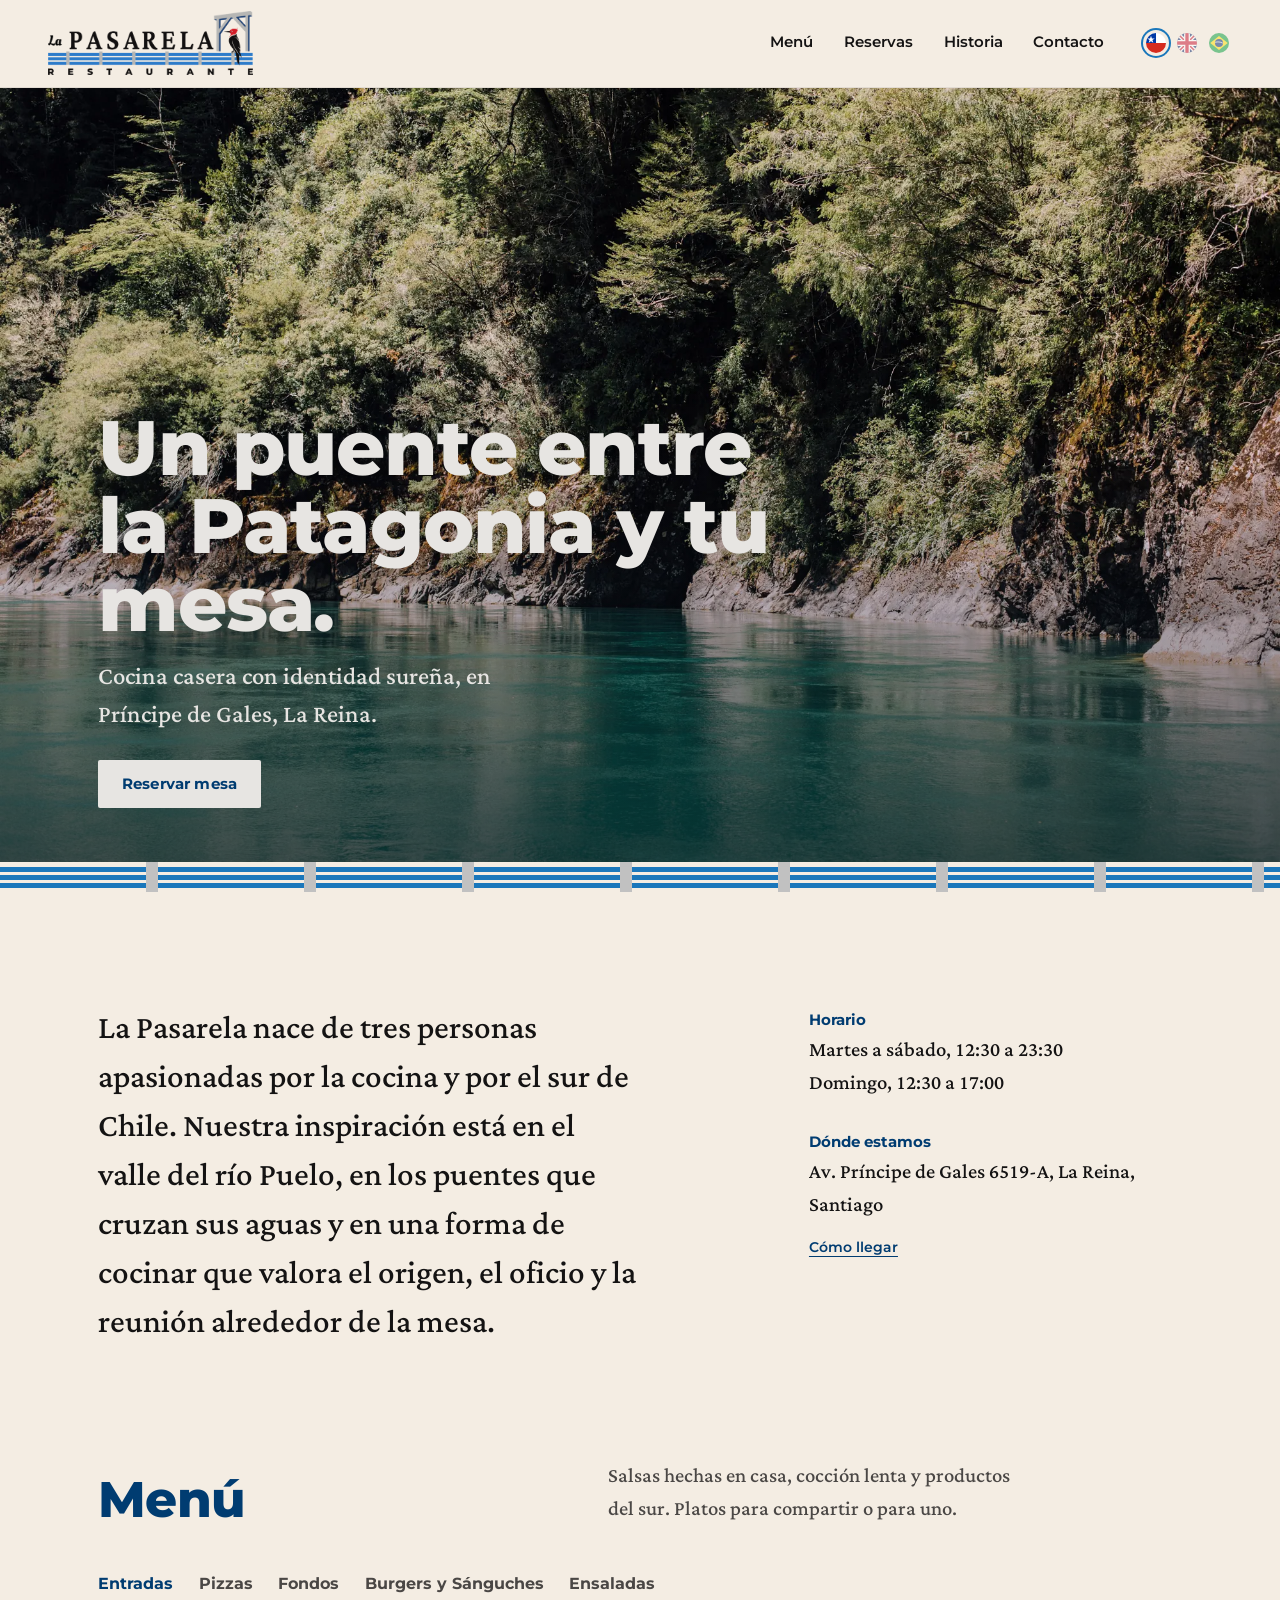
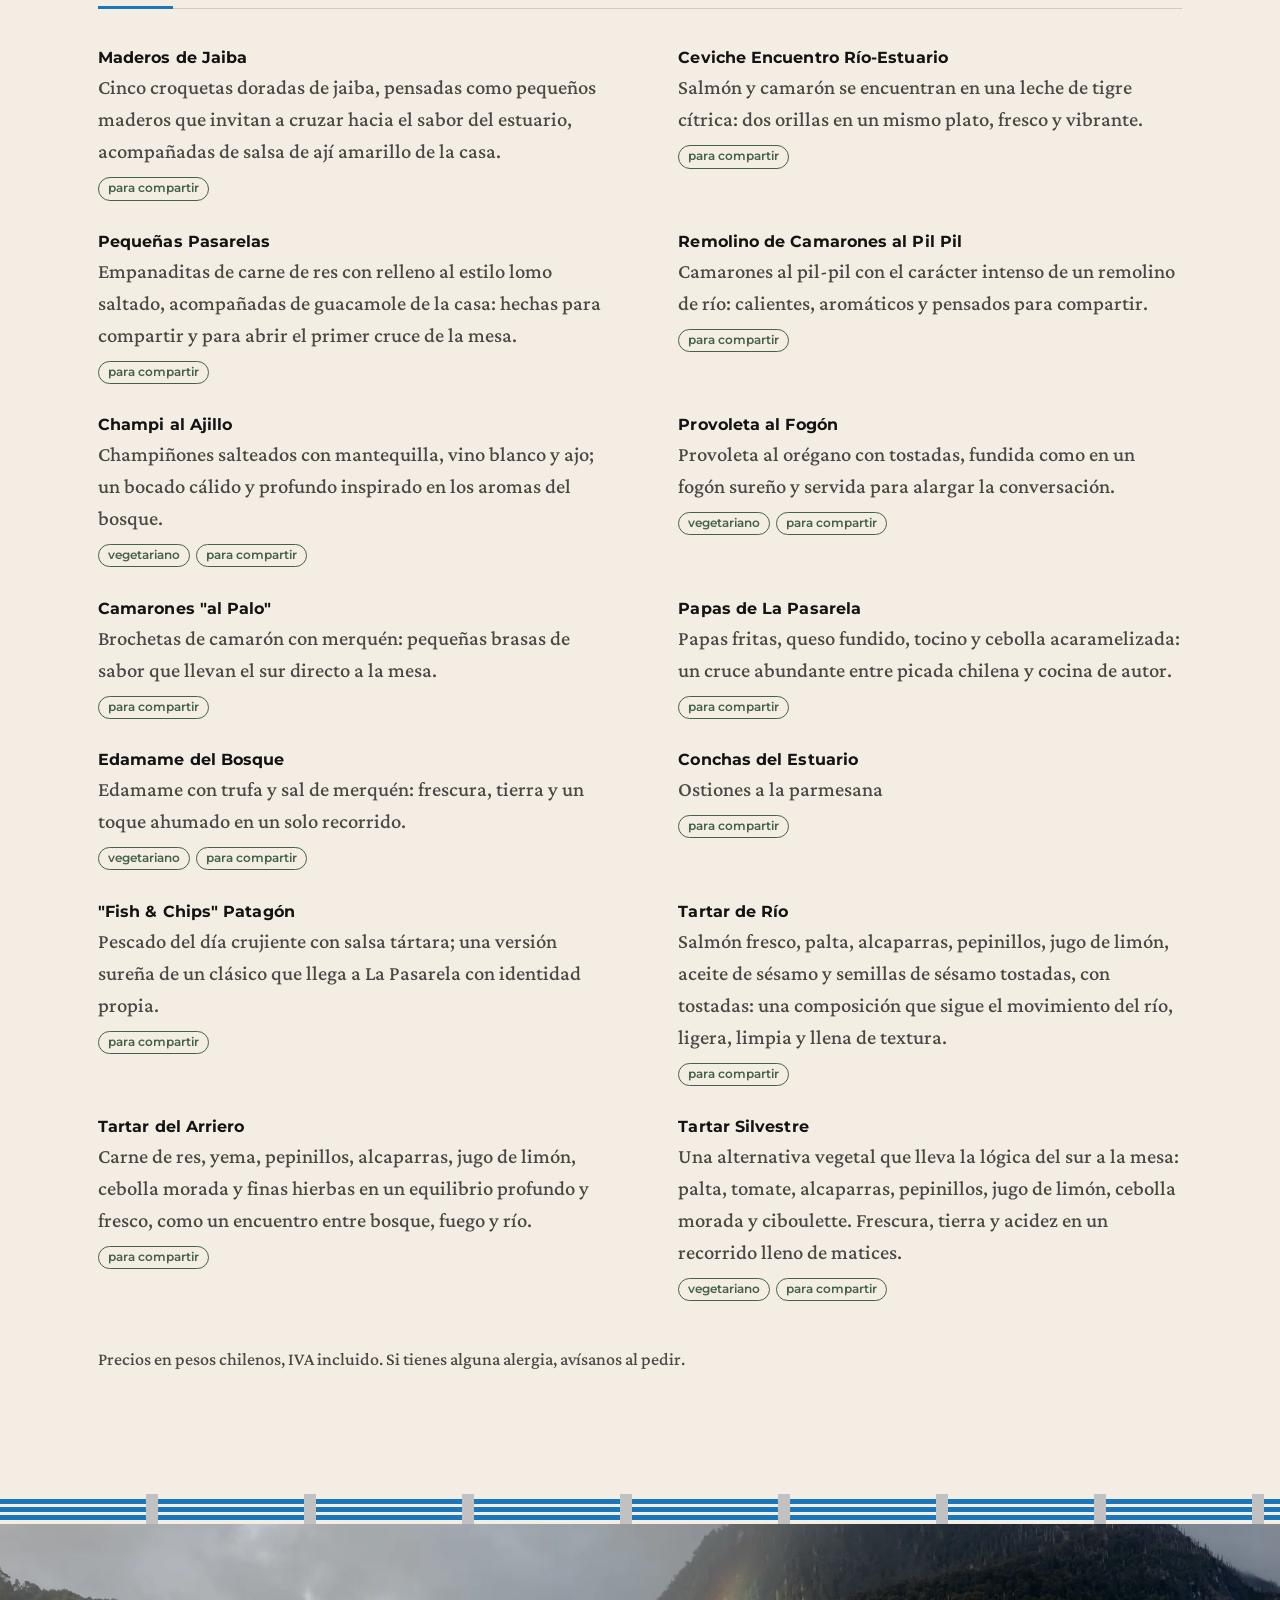
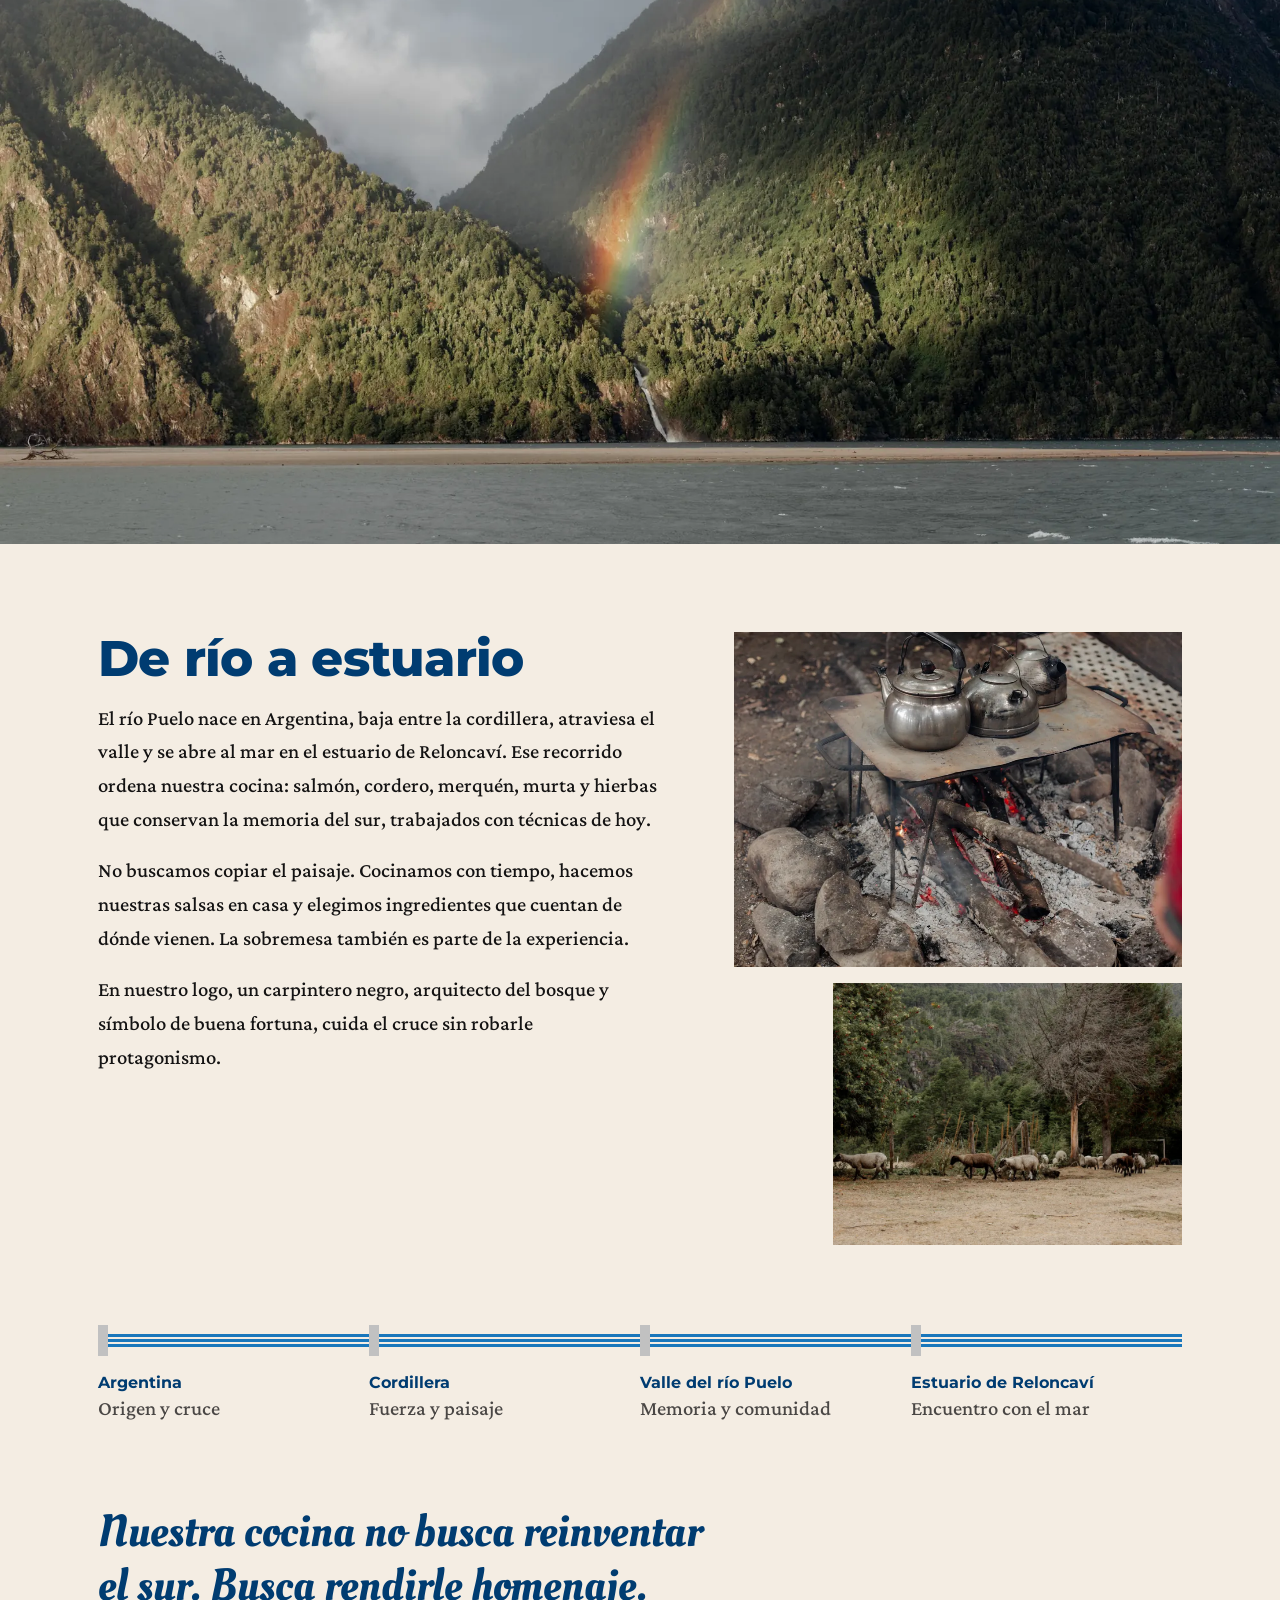
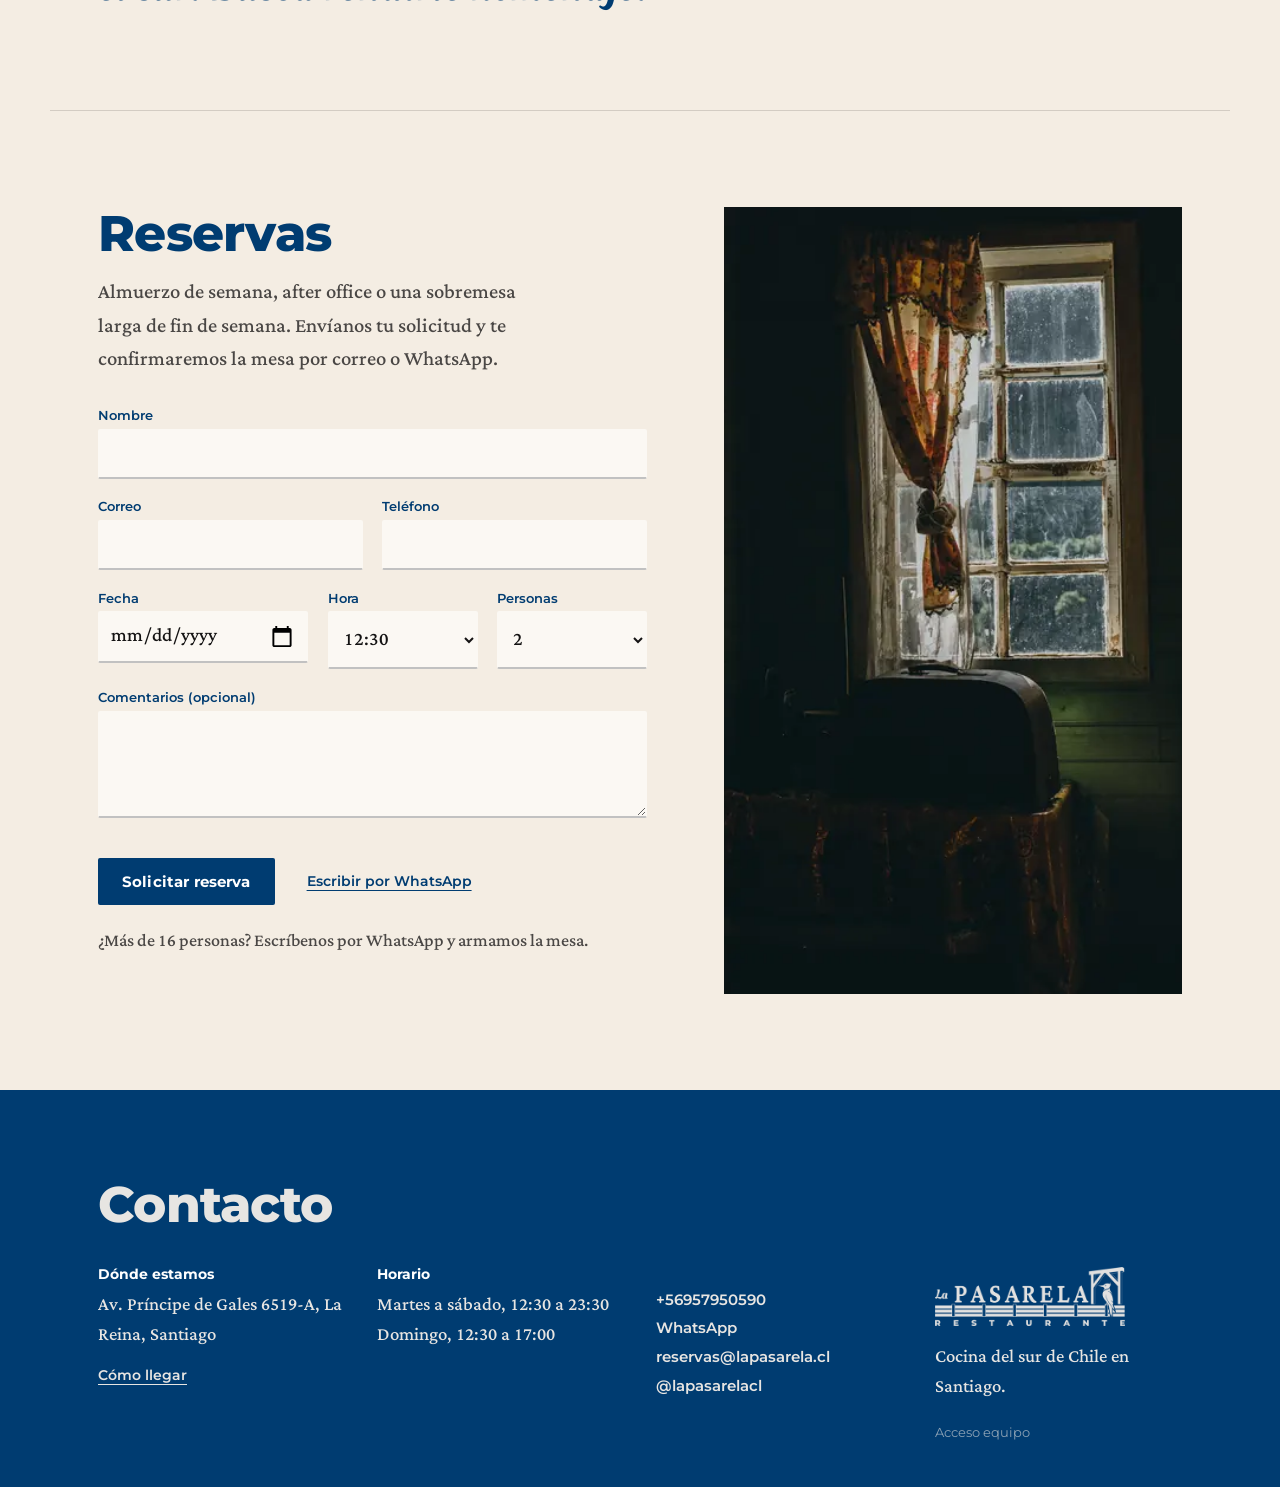
<file: index.html>
<!doctype html>
<html lang="es">
<head>
  <meta charset="utf-8">
  <meta name="viewport" content="width=device-width, initial-scale=1, viewport-fit=cover">
  <title>La Pasarela | Cocina del sur en La Reina, Santiago</title>
  <meta name="description" content="Restaurante de cocina casera con identidad patagónica, inspirado en el valle del río Puelo. Av. Príncipe de Gales 6519-A, La Reina. Carta y reservas.">
  <meta name="theme-color" content="#E7E5E2">
  <link rel="icon" type="image/png" href="/assets/img/favicon.png">
  <link rel="apple-touch-icon" href="/assets/img/favicon.png">
  <link rel="alternate" hreflang="es" href="https://www.lapasarela.cl/">
  <link rel="alternate" hreflang="en" href="https://www.lapasarela.cl/en/">
  <link rel="alternate" hreflang="pt" href="https://www.lapasarela.cl/pt/">
  <link rel="alternate" hreflang="x-default" href="https://www.lapasarela.cl/">
  <meta property="og:type" content="restaurant">
  <meta property="og:title" content="La Pasarela">
  <meta property="og:description" content="Un puente entre la Patagonia y tu mesa. Av. Príncipe de Gales 6519-A, La Reina, Santiago.">
  <meta property="og:image" content="https://www.lapasarela.cl/assets/img/rio-puelo-1000.webp">
  <link rel="preconnect" href="https://fonts.googleapis.com">
  <link rel="preconnect" href="https://fonts.gstatic.com" crossorigin>
  <link href="https://fonts.googleapis.com/css2?family=Lateef:wght@300;400;600&family=Montserrat:wght@500;600;700;800&family=Oleo+Script&display=swap" rel="stylesheet">
  <link rel="stylesheet" href="/assets/css/styles.css">
  <script type="application/ld+json">
  {
    "@context": "https://schema.org",
    "@type": "Restaurant",
    "name": "La Pasarela",
    "url": "https://www.lapasarela.cl/",
    "servesCuisine": ["Chilena", "Patagónica"],
    "address": {
      "@type": "PostalAddress",
      "streetAddress": "Av. Príncipe de Gales 6519-A",
      "addressLocality": "La Reina",
      "addressRegion": "Región Metropolitana",
      "addressCountry": "CL"
    },
    "acceptsReservations": "True",
    "menu": "https://www.lapasarela.cl/#menu"
  }
  </script>
</head>
<body>
  <a class="skip" href="#menu">Ir al menú</a>

  <header class="top">
    <a class="brand" href="#inicio" aria-label="La Pasarela, inicio">
      <img src="/assets/img/logo-pasarela.png" alt="La Pasarela Restaurante" width="1100" height="345">
    </a>
    <nav class="nav" aria-label="Principal">
      <a href="#menu" data-t="nav_carta">Menú</a>
      <a href="#reservas" data-t="nav_reservas">Reservas</a>
      <a href="#historia" data-t="nav_historia">Historia</a>
      <a href="#contacto" data-t="nav_contacto">Contacto</a>
    </nav>
    <div class="langs" role="group" aria-label="Idioma / Language / Idioma">
      <button type="button" data-lang="es" lang="es" aria-label="Español" title="Español">
        <svg viewBox="0 0 24 24" aria-hidden="true"><clipPath id="c-es"><circle cx="12" cy="12" r="12"/></clipPath><g clip-path="url(#c-es)"><rect width="24" height="24" fill="#fff"/><rect y="12" width="24" height="12" fill="#D52B1E"/><rect width="12" height="12" fill="#0039A6"/><path d="M6 3.2l1.1 3.3h3.4l-2.8 2 1.1 3.3L6 9.8l-2.8 2 1.1-3.3-2.8-2h3.4z" fill="#fff"/></g></svg>
      </button>
      <button type="button" data-lang="en" lang="en" aria-label="English" title="English">
        <svg viewBox="0 0 24 24" aria-hidden="true"><clipPath id="c-en"><circle cx="12" cy="12" r="12"/></clipPath><g clip-path="url(#c-en)"><rect width="24" height="24" fill="#012169"/><path d="M0 0L24 24M24 0L0 24" stroke="#fff" stroke-width="5"/><path d="M0 0L24 24M24 0L0 24" stroke="#C8102E" stroke-width="1.8"/><path d="M12 0V24M0 12H24" stroke="#fff" stroke-width="7"/><path d="M12 0V24M0 12H24" stroke="#C8102E" stroke-width="4"/></g></svg>
      </button>
      <button type="button" data-lang="pt" lang="pt" aria-label="Português" title="Português">
        <svg viewBox="0 0 24 24" aria-hidden="true"><clipPath id="c-pt"><circle cx="12" cy="12" r="12"/></clipPath><g clip-path="url(#c-pt)"><rect width="24" height="24" fill="#009C3B"/><path d="M12 3.5L22.5 12 12 20.5 1.5 12z" fill="#FFDF00"/><circle cx="12" cy="12" r="4.8" fill="#002776"/><path d="M7.4 11.2c3-.9 6.3-.6 9.1.9" stroke="#fff" stroke-width=".9" fill="none"/></g></svg>
      </button>
    </div>
  </header>

  <main>
    <section class="hero" id="inicio">
      <img class="hero-img" data-img="hero" src="/assets/img/rio-puelo-2000.webp" alt="" fetchpriority="high">
      <div class="hero-copy">
        <h1 data-t="hero_titulo">Un puente entre la Patagonia y tu mesa.</h1>
        <p data-t="hero_bajada">Cocina casera con identidad sureña, en Príncipe de Gales, La Reina.</p>
        <a class="btn btn-light" href="#reservas" data-t="hero_boton">Reservar mesa</a>
      </div>
    </section>
    <div class="railing" aria-hidden="true"></div>

    <section class="intro wrap">
      <p class="lede" data-t="intro"></p>
      <aside class="facts">
        <div>
          <h2 class="facts-h" data-t="horario_titulo">Horario</h2>
          <p class="lines" data-t="horario_texto"></p>
        </div>
        <div>
          <h2 class="facts-h" data-t="direccion_titulo">Dónde estamos</h2>
          <p data-g="direccion">Av. Príncipe de Gales 6519-A, La Reina, Santiago</p>
          <a class="link" data-g-href="maps_url" href="#" target="_blank" rel="noopener" data-t="como_llegar">Cómo llegar</a>
        </div>
      </aside>
    </section>

    <section class="carta wrap" id="menu" aria-labelledby="carta-h">
      <div class="section-head">
        <h2 id="carta-h" data-t="carta_titulo">Carta</h2>
        <p data-t="carta_intro"></p>
      </div>
      <div class="tabs" role="tablist" aria-labelledby="carta-h"></div>
      <div class="panels"></div>
      <p class="carta-nota" data-t="carta_nota"></p>
    </section>

    <div class="railing" aria-hidden="true"></div>

    <section class="historia" id="historia" aria-labelledby="historia-h">
      <figure class="historia-wide">
        <img data-img="historia_1" src="/assets/img/cordillera-puelo-2000.webp" alt="Valle del río Puelo" loading="lazy">
      </figure>
      <div class="wrap historia-grid">
        <div class="historia-text">
          <h2 id="historia-h" data-t="historia_titulo">De río a estuario</h2>
          <div class="prose" data-t-paras="historia_texto"></div>
        </div>
        <div class="historia-photos">
          <img data-img="historia_2" src="/assets/img/fogon-1000.webp" alt="Teteras sobre un fogón en el valle del Puelo" loading="lazy">
          <img data-img="historia_3" src="/assets/img/ovejas-valle-1000.webp" alt="Ovejas en el valle del Puelo" loading="lazy">
        </div>
      </div>
      <div class="wrap">
        <ol class="route" aria-label="Recorrido del río Puelo"></ol>
        <blockquote class="quote"><p data-t="historia_cita"></p></blockquote>
      </div>
    </section>

    <section class="reservas wrap" id="reservas" aria-labelledby="reservas-h">
      <div class="reservas-form">
        <h2 id="reservas-h" data-t="reservas_titulo">Reservas</h2>
        <p data-t="reservas_texto"></p>
        <form id="reserva" novalidate>
          <div class="row">
            <label><span data-t="form_nombre">Nombre</span><input name="nombre" autocomplete="name" required maxlength="80"></label>
          </div>
          <div class="row two">
            <label><span data-t="form_email">Correo</span><input name="email" type="email" autocomplete="email" required maxlength="120"></label>
            <label><span data-t="form_telefono">Teléfono</span><input name="telefono" type="tel" autocomplete="tel" required maxlength="30"></label>
          </div>
          <div class="row three">
            <label><span data-t="form_fecha">Fecha</span><input name="fecha" type="date" required></label>
            <label><span data-t="form_hora">Hora</span><select name="hora" required></select></label>
            <label><span data-t="form_personas">Personas</span><select name="personas" required></select></label>
          </div>
          <div class="row">
            <label><span data-t="form_comentarios">Comentarios</span><textarea name="comentarios" rows="3" maxlength="500"></textarea></label>
          </div>
          <label class="hp" aria-hidden="true">Empresa<input name="empresa" tabindex="-1" autocomplete="off"></label>
          <div class="form-actions">
            <button class="btn" type="submit" data-t="form_enviar">Solicitar reserva</button>
            <a class="link wa" target="_blank" rel="noopener" href="#" data-t="form_whatsapp">Escribir por WhatsApp</a>
          </div>
          <p class="groups" data-t="form_grupos"></p>
          <p class="status" role="status" aria-live="polite"></p>
        </form>
      </div>
      <figure class="reservas-photo">
        <img data-img="reservas" src="/assets/img/ventana-cabana-1000.webp" alt="Ventana de una casa de madera en el sur" loading="lazy">
      </figure>
    </section>
  </main>

  <footer class="foot" id="contacto" aria-labelledby="contacto-h">
    <div class="wrap">
      <h2 id="contacto-h" data-t="contacto_titulo">Contacto</h2>
      <div class="foot-grid">
        <div>
          <h3 class="foot-h" data-t="direccion_titulo">Dónde estamos</h3>
          <p data-g="direccion"></p>
          <a class="foot-link" data-g-href="maps_url" href="#" target="_blank" rel="noopener" data-t="como_llegar">Cómo llegar</a>
        </div>
        <div>
          <h3 class="foot-h" data-t="horario_titulo">Horario</h3>
          <p class="lines" data-t="horario_texto"></p>
        </div>
        <div class="foot-links">
          <a class="tel" href="#" data-g="telefono"></a>
          <a class="wa" href="#" target="_blank" rel="noopener">WhatsApp</a>
          <a class="mail" href="#" data-g="email"></a>
          <a class="ig" href="#" target="_blank" rel="noopener"></a>
        </div>
        <div class="foot-brand">
          <img class="foot-logo" src="/assets/img/logo-perla.png" alt="La Pasarela Restaurante" width="900" height="283">
          <p data-t="footer_texto"></p>
          <a class="team" href="/admin/" data-t="footer_equipo">Acceso equipo</a>
        </div>
      </div>
    </div>
  </footer>

  <script src="/assets/js/app.js"></script>
</body>
</html>
</file>
<file: assets/css/styles.css>
/* La Pasarela — estilos. Colores y tipografías según Manual de Marca v02 */
:root {
  --azul-pasarela: #1A77BB;
  --azul-profundo: #003C71;
  --madera: #AF8B61;
  --perla: #E7E5E2;
  --bosque: #446344;
  --gris-estructura: #C1C1C1;
  --rojo-carpintero: #BB2524;
  --tinta: #141313;

  --papel: #FBF8F3;          /* perla aclarado para superficies de lectura */
  --texto-suave: #4a4745;

  --f-titulo: "Montserrat", "Helvetica Neue", Arial, sans-serif;
  --f-texto: "Lateef", Georgia, "Times New Roman", serif;
  --f-firma: "Oleo Script", Georgia, serif;

  --wrap: 1180px;
  --gut: clamp(1.25rem, 4vw, 3rem);
  box-sizing: border-box;
  padding-top: env(safe-area-inset-top, 0px);
  padding-bottom: env(safe-area-inset-bottom, 0px);
}
*, *::before, *::after { box-sizing: inherit; }
html { scroll-behavior: smooth; scroll-padding-top: calc(84px + env(safe-area-inset-top, 0px)); }
@media (prefers-reduced-motion: reduce) { html { scroll-behavior: auto; } }

body {
  margin: 0;
  background: #F4EDE3;  
  color: var(--tinta);
  font-family: var(--f-texto);
  font-size: 1.6rem;           /* Lateef tiene ojo pequeño: se compensa con tamaño */
  line-height: 1.3;
  -webkit-font-smoothing: antialiased;
  text-rendering: optimizeLegibility;
}
img { max-width: 100%; display: block; }
a { color: inherit; }
:focus-visible { outline: 3px solid var(--azul-pasarela); outline-offset: 3px; }

.wrap { width: 100%; max-width: var(--wrap); margin-inline: auto; padding-inline: var(--gut); }
.skip { position: absolute; left: -9999px; }
.skip:focus { left: 1rem; top: 1rem; z-index: 50; background: var(--tinta); color: var(--perla); padding: .5rem 1rem; }

h1, h2, h3 { font-family: var(--f-titulo); font-weight: 800; letter-spacing: -0.015em; line-height: 1.08; margin: 0; }
h2 { font-size: clamp(2rem, 4.2vw, 3.1rem); color: var(--azul-profundo); }

/* ---------- Encabezado ---------- */
.top {
  position: sticky; top: env(safe-area-inset-top, 0px); z-index: 20;
  display: flex; align-items: center; gap: 1rem clamp(1rem, 3vw, 2.5rem);
  padding: .7rem var(--gut);
  background: #F4EDE3;
  border-bottom: 1px solid rgba(20,19,19,.08);
}
.brand { margin-right: auto; }
.brand img { width: clamp(150px, 16vw, 210px); height: auto; }
.nav { display: flex; align-items: center; gap: clamp(1rem, 2.4vw, 2.2rem); font-family: var(--f-titulo); font-weight: 600; font-size: .92rem; }
.nav a { text-decoration: none; padding-block: .35rem; border-bottom: 2px solid transparent; white-space: nowrap; }
.nav a:hover { border-color: var(--azul-pasarela); }
.langs { display: flex; gap: .35rem; }
.langs button { background: none; border: 0; padding: 3px; cursor: pointer; border-radius: 50%; line-height: 0; opacity: .5; transition: opacity .15s ease; }
.langs button:hover { opacity: .85; }
.langs button[aria-pressed="true"] { opacity: 1; box-shadow: 0 0 0 2px var(--azul-pasarela); }
.langs svg { width: 20px; height: 20px; display: block; }
@media (max-width: 760px) {
  .top { flex-wrap: wrap; row-gap: .4rem; }
  .nav { order: 3; width: 100%; justify-content: space-between; gap: .5rem; font-size: .85rem; }
}

/* ---------- Portada ---------- */
.hero { position: relative; min-height: min(86vh, 820px); display: flex; align-items: flex-end; overflow: hidden; background: #2b4a4a; }
.hero-img { position: absolute; inset: 0; width: 100%; height: 100%; object-fit: cover; object-position: center 40%; }
.hero::after { /* sombra funcional para leer el texto sobre la foto */
  content: ""; position: absolute; inset: 0;
  background: linear-gradient(to top, rgba(10,20,25,.62) 0%, rgba(10,20,25,.18) 42%, rgba(10,20,25,0) 65%);
}
.hero-copy {
  position: relative; z-index: 1; color: var(--perla);
  width: 100%; max-width: var(--wrap); margin-inline: auto;
  padding: 0 var(--gut) clamp(2rem, 6vh, 4rem);
}
.hero h1 { font-size: clamp(2.3rem, 6vw, 5rem); max-width: 14ch; line-height: 1.02; }
.hero-copy p { font-size: clamp(1.7rem, 2.4vw, 2.1rem); line-height: 1.25; margin: .9rem 0 1.6rem; max-width: 40ch; }

/* ---------- La baranda (motivo de marca: tres rieles azules y postes grises) ---------- */
.railing {
  height: 30px;
  background:
    repeating-linear-gradient(90deg, transparent 0 146px, var(--gris-estructura) 146px 158px),
    linear-gradient(var(--azul-pasarela), var(--azul-pasarela)) 0 5px / 100% 5px no-repeat,
    linear-gradient(var(--azul-pasarela), var(--azul-pasarela)) 0 13px / 100% 5px no-repeat,
    linear-gradient(var(--azul-pasarela), var(--azul-pasarela)) 0 21px / 100% 5px no-repeat;
}

/* ---------- Botones y enlaces ---------- */
.btn {
  display: inline-block; cursor: pointer; border: 0; text-decoration: none;
  font: 700 .95rem/1 var(--f-titulo); letter-spacing: .01em;
  padding: 1rem 1.5rem; border-radius: 2px;
  background: var(--azul-profundo); color: #fff;
  transition: background-color .15s ease;
}
.btn:hover { background: var(--azul-pasarela); }
.btn[disabled] { opacity: .6; cursor: progress; }
.btn-light { background: var(--perla); color: var(--azul-profundo); }
.btn-light:hover { background: #fff; }
.link { font-family: var(--f-titulo); font-weight: 600; font-size: .9rem; color: var(--azul-profundo); text-underline-offset: .25em; }

/* ---------- Introducción ---------- */
.intro { display: grid; grid-template-columns: minmax(0, 1.7fr) minmax(0, 1fr); gap: clamp(2rem, 6vw, 6rem); padding-block: clamp(3.5rem, 9vw, 7rem); }
.lede { font-size: clamp(2rem, 3.2vw, 2.7rem); line-height: 1.2; margin: 0; max-width: 34ch; font-weight: 400; }
.facts { display: grid; gap: 1.6rem; align-content: start; padding-top: .5rem; }
.facts p { margin: .35rem 0 .5rem; }
.facts-h { font-size: .95rem; font-weight: 700; color: var(--azul-profundo); letter-spacing: 0; }
.lines { white-space: pre-line; }
@media (max-width: 820px) { .intro { grid-template-columns: 1fr; } }

/* ---------- Carta ---------- */
.carta { padding-bottom: clamp(3.5rem, 8vw, 6rem); }
.section-head { display: grid; grid-template-columns: minmax(0, 1fr) minmax(0, 1.2fr); gap: 2rem; align-items: end; margin-bottom: 2.2rem; }
.section-head p { margin: 0; max-width: 42ch; color: var(--texto-suave); }
@media (max-width: 820px) { .section-head { grid-template-columns: 1fr; gap: .8rem; } }

.tabs { display: flex; flex-wrap: wrap; gap: .3rem 1.6rem; border-bottom: 1px solid rgba(20,19,19,.15); margin-bottom: 2.4rem; }
.tabs button {
  font: 700 1rem/1 var(--f-titulo); background: none; border: 0; cursor: pointer;
  padding: .9rem 0; color: var(--texto-suave); margin-bottom: -1px; border-bottom: 3px solid transparent;
}
.tabs button:hover { color: var(--tinta); }
.tabs button[aria-selected="true"] { color: var(--azul-profundo); border-bottom-color: var(--azul-pasarela); }

.panel-note { margin: -1rem 0 2rem; color: var(--texto-suave); font-style: italic; }
.dishes { display: grid; grid-template-columns: repeat(2, minmax(0, 1fr)); column-gap: clamp(2rem, 6vw, 5rem); row-gap: 1.9rem; }
@media (max-width: 760px) { .dishes { grid-template-columns: 1fr; } }
.dish-head { display: flex; align-items: baseline; gap: .6rem; }
.dish h3 { font-size: 1.02rem; font-weight: 700; letter-spacing: .005em; line-height: 1.3; color: var(--tinta); }
.dish-head .leader { flex: 1; border-bottom: 2px dotted var(--madera); transform: translateY(-.3em); min-width: 1.5rem; }
.dish .price { font-family: var(--f-titulo); font-weight: 600; font-size: .95rem; font-variant-numeric: tabular-nums; white-space: nowrap; }
.dish p { margin: .3rem 0 0; color: var(--texto-suave); max-width: 52ch; line-height: 1.25; }
.tags { display: flex; gap: .4rem; list-style: none; padding: 0; margin: .5rem 0 0; }
.tags li { font: 600 .72rem/1 var(--f-titulo); color: var(--bosque); border: 1px solid var(--bosque); border-radius: 99px; padding: .3rem .55rem; }
.carta-nota { margin-top: 2.8rem; font-size: 1.4rem; color: var(--texto-suave); }

/* ---------- Historia ---------- */
.historia { padding-bottom: clamp(3.5rem, 8vw, 6rem); }
.historia-wide { margin: 0; }
.historia-wide img { width: 100%; height: clamp(260px, 52vw, 620px); object-fit: cover; }
.historia-grid { display: grid; grid-template-columns: minmax(0, 1.25fr) minmax(0, 1fr); gap: clamp(2rem, 6vw, 5rem); padding-top: clamp(3rem, 7vw, 5.5rem); }
.prose p { margin: 1.1rem 0 0; max-width: 58ch; line-height: 1.32; }
.historia-photos { display: grid; gap: 1rem; align-content: start; }
.historia-photos img { width: 100%; aspect-ratio: 4 / 3; object-fit: cover; }
.historia-photos img:last-child { width: 78%; margin-left: auto; }
@media (max-width: 820px) {
  .historia-grid { grid-template-columns: 1fr; }
  .historia-photos { grid-template-columns: 1fr 1fr; }
  .historia-photos img:last-child { width: 100%; }
}

/* Recorrido del río: una baranda con cuatro postes, uno por tramo */
.route {
  list-style: none; margin: clamp(3rem, 7vw, 5rem) 0 0; padding: 0;
  display: grid; grid-template-columns: repeat(4, minmax(0, 1fr));
  position: relative;
}
.route::before {
  content: ""; position: absolute; left: 0; right: 0; top: 9px; height: 13px;
  background:
    linear-gradient(var(--azul-pasarela), var(--azul-pasarela)) 0 0 / 100% 3px no-repeat,
    linear-gradient(var(--azul-pasarela), var(--azul-pasarela)) 0 5px / 100% 3px no-repeat,
    linear-gradient(var(--azul-pasarela), var(--azul-pasarela)) 0 10px / 100% 3px no-repeat;
}
.route li { position: relative; padding-top: 3rem; padding-right: 1rem; }
.route li::before { content: ""; position: absolute; left: 0; top: 0; width: 10px; height: 31px; background: var(--gris-estructura); }
.route strong { display: block; font: 700 1rem/1.25 var(--f-titulo); color: var(--azul-profundo); }
.route span { color: var(--texto-suave); }
@media (max-width: 700px) {
  .route { grid-template-columns: 1fr; gap: 1.6rem; padding-left: 2.4rem; }
  .route::before { top: 0; bottom: 0; left: 0; right: auto; width: 13px; height: auto;
    background:
      linear-gradient(90deg, var(--azul-pasarela), var(--azul-pasarela)) 0 0 / 3px 100% no-repeat,
      linear-gradient(90deg, var(--azul-pasarela), var(--azul-pasarela)) 5px 0 / 3px 100% no-repeat,
      linear-gradient(90deg, var(--azul-pasarela), var(--azul-pasarela)) 10px 0 / 3px 100% no-repeat; }
  .route li { padding-top: 0; }
  .route li::before { left: -2.4rem; top: .35rem; width: 31px; height: 10px; transform: translateX(-9px); }
}

.quote { margin: clamp(3rem, 7vw, 5rem) 0 0; padding: 0; }
.quote p { font-family: var(--f-firma); font-size: clamp(1.8rem, 3.6vw, 2.8rem); line-height: 1.2; color: var(--azul-profundo); margin: 0; max-width: 24ch; }

/* ---------- Reservas ---------- */
.reservas { display: grid; grid-template-columns: minmax(0, 1.2fr) minmax(0, 1fr); gap: clamp(2rem, 6vw, 5rem); padding-block: clamp(3.5rem, 8vw, 6rem); border-top: 1px solid rgba(20,19,19,.15); }
.reservas-form > p { color: var(--texto-suave); max-width: 46ch; margin: 1rem 0 2rem; }
.reservas-photo { margin: 0; }
.reservas-photo img { width: 100%; height: 100%; min-height: 360px; object-fit: cover; }
@media (max-width: 880px) { .reservas { grid-template-columns: 1fr; } .reservas-photo img { min-height: 0; aspect-ratio: 3 / 2; } }

form .row { display: grid; gap: 1.2rem; margin-bottom: 1.3rem; }
form .row.two { grid-template-columns: 1fr 1fr; }
form .row.three { grid-template-columns: 1.4fr 1fr 1fr; }
@media (max-width: 560px) { form .row.two, form .row.three { grid-template-columns: 1fr; } }
form label span { display: block; font: 600 .8rem/1.2 var(--f-titulo); color: var(--azul-profundo); margin-bottom: .35rem; }
form input, form select, form textarea {
  width: 100%; font: inherit; font-size: 1.5rem; line-height: 1.2; color: var(--tinta);
  background: var(--papel); border: 1px solid transparent; border-bottom: 2px solid var(--gris-estructura);
  padding: .55rem .7rem; border-radius: 2px;
}
form input:focus, form select:focus, form textarea:focus { outline: none; border-bottom-color: var(--azul-pasarela); background: #fff; }
form [aria-invalid="true"] { border-bottom-color: var(--rojo-carpintero); }
.hp { position: absolute; left: -9999px; }
.form-actions { display: flex; flex-wrap: wrap; gap: 1.2rem 2rem; align-items: center; margin-top: 1.8rem; }
.groups { font-size: 1.4rem; color: var(--texto-suave); margin: 1.4rem 0 0; }
.status { font-family: var(--f-titulo); font-weight: 600; font-size: .95rem; margin: 1rem 0 0; min-height: 1.4em; }
.status.ok { color: var(--bosque); }
.status.err { color: var(--rojo-carpintero); }

/* ---------- Contacto (pie) ---------- */
.foot { background: var(--azul-profundo); color: var(--perla); padding-block: clamp(3.5rem, 8vw, 5.5rem) calc(2.5rem + env(safe-area-inset-bottom, 0px)); font-size: 1.45rem; }
.foot h2 { color: var(--perla); margin-bottom: 2.2rem; }
.foot-grid { display: grid; grid-template-columns: repeat(4, minmax(0, 1fr)); gap: 2rem; align-items: start; }
.foot-h { font-size: .9rem; font-weight: 700; letter-spacing: 0; margin-bottom: .5rem; color: #fff; }
.foot p { margin: 0 0 .6rem; }
.foot-link { font-family: var(--f-titulo); font-size: .88rem; font-weight: 600; text-underline-offset: .25em; }
.foot-links { display: grid; gap: .6rem; font-family: var(--f-titulo); font-size: .92rem; font-weight: 600; padding-top: 1.5rem; }
.foot-links a { text-decoration: none; }
.foot-links a:hover { text-decoration: underline; }
.foot-logo { width: 190px; height: auto; margin-bottom: 1rem; }
.foot .team { display: inline-block; margin-top: .8rem; font-family: var(--f-titulo); font-size: .8rem; opacity: .6; text-decoration: none; }
.foot .team:hover { opacity: 1; text-decoration: underline; }
@media (max-width: 880px) { .foot-grid { grid-template-columns: 1fr 1fr; } }
@media (max-width: 520px) { .foot-grid { grid-template-columns: 1fr; } .foot-links { padding-top: 0; } }
</file>
